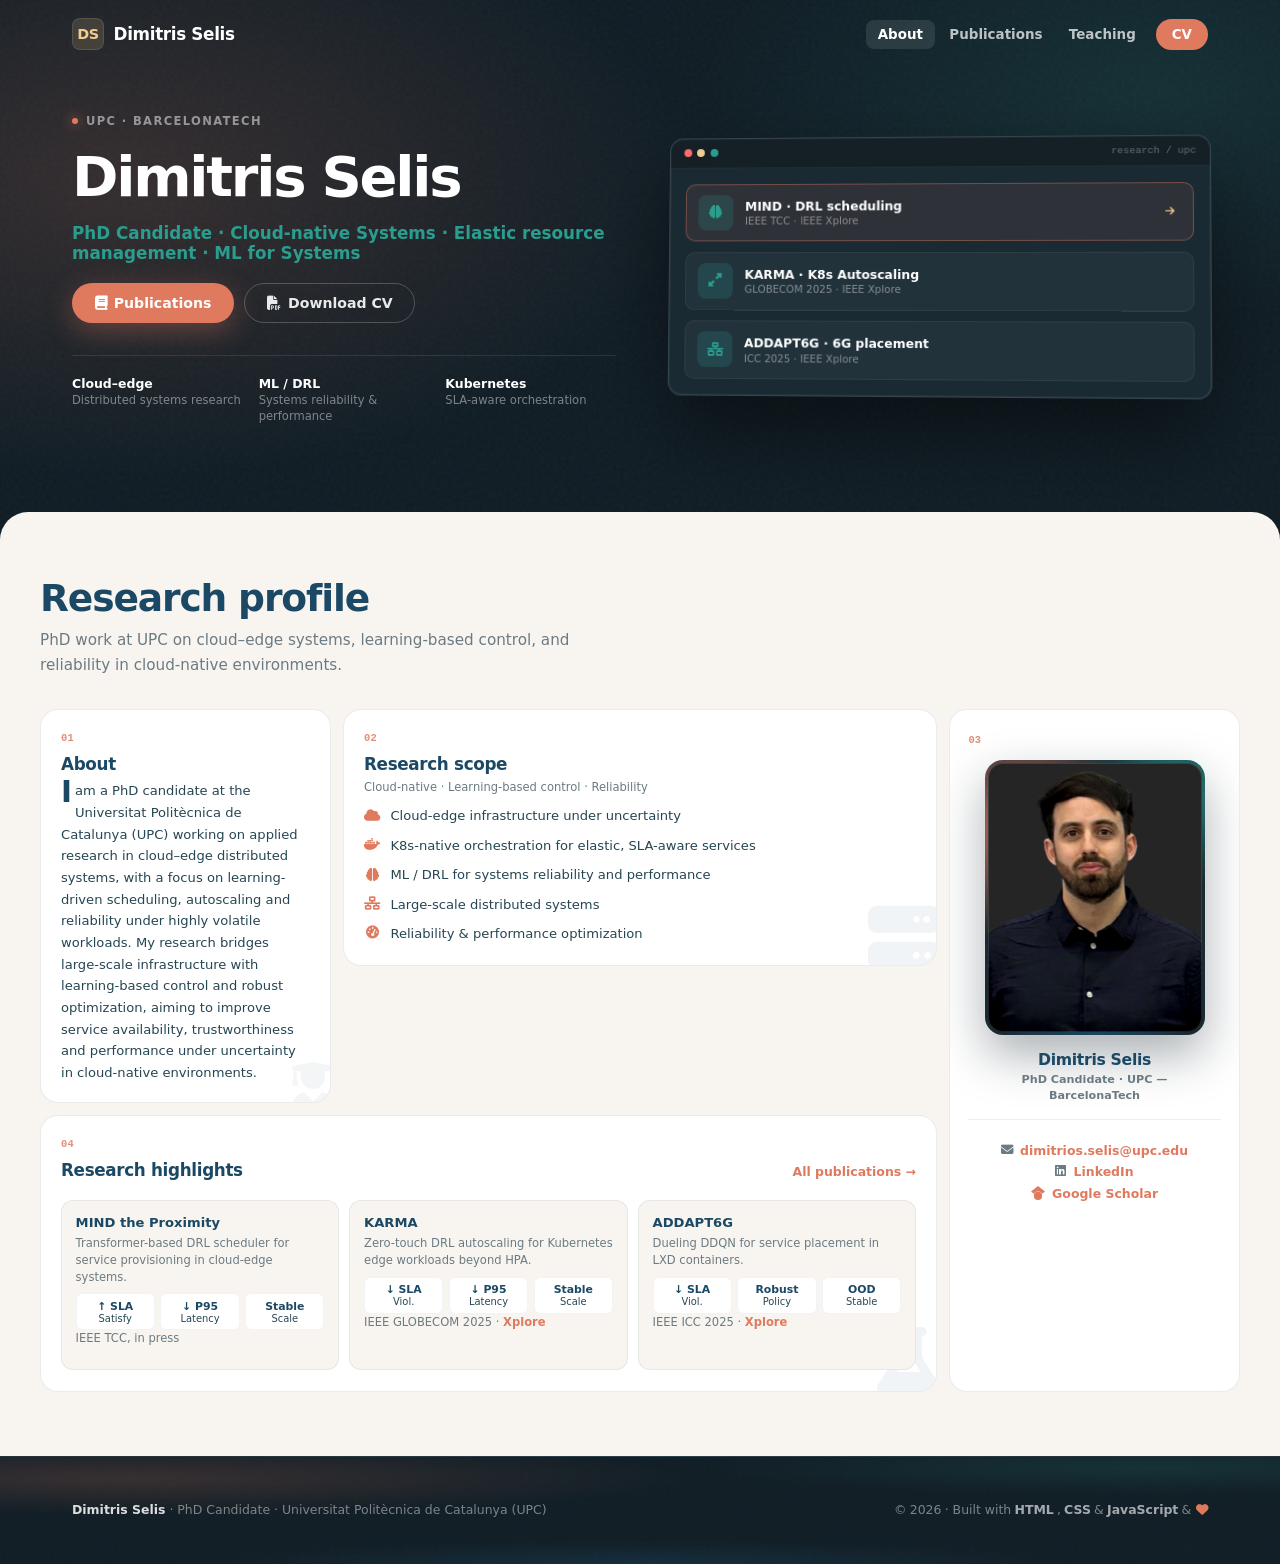
<file: index.html>
<!DOCTYPE html>
<html lang="en">
<head>
  <meta charset="UTF-8" />
  <title>Dimitris Selis</title>
  <meta name="viewport" content="width=device-width, initial-scale=1" />
  <meta name="description" content="Dimitris Selis — PhD candidate at UPC working on cloud-native systems, ML for systems, and elastic resource management." />
  <link rel="stylesheet" href="https://cdnjs.cloudflare.com/ajax/libs/font-awesome/6.5.1/css/all.min.css" crossorigin="anonymous" referrerpolicy="no-referrer" />
  <link rel="stylesheet" href="css/site.css" />
</head>
<body class="site-landing-page">
  <div class="site-bg" aria-hidden="true"></div>

  <header class="site-nav">
    <a href="index.html" class="site-logo">
      <span class="site-logo-mark">DS</span>
      <span>Dimitris Selis</span>
    </a>
    <nav class="site-nav-links" aria-label="Main">
      <a href="index.html#about" class="is-active">About</a>
      <a href="publications.html">Publications</a>
      <a href="teaching.html">Teaching</a>
      <a href="cv.pdf" class="site-nav-cta">CV</a>
    </nav>
    <button type="button" id="siteMenuBtn" class="site-nav-menu-btn" aria-label="Open menu" aria-expanded="false">
      <i class="fa-solid fa-bars"></i>
    </button>
  </header>

  <div id="siteMobileMenu" class="site-mobile-menu">
    <a href="index.html#about" class="is-active">About</a>
    <a href="publications.html">Publications</a>
    <a href="teaching.html">Teaching</a>
    <a href="cv.pdf">CV</a>
  </div>

  <section class="site-hero">
    <div class="site-hero-inner">
      <div>
        <p class="site-kicker"><span class="site-kicker-dot"></span> UPC · BarcelonaTech</p>
        <h1 class="site-headline">
          Dimitris Selis
        </h1>
        <p class="site-subline">PhD Candidate · Cloud-native Systems · Elastic resource management · ML for Systems</p>
        <div class="site-hero-cta">
          <a href="publications.html" class="site-btn site-btn--accent"><i class="fa-solid fa-book"></i> Publications</a>
          <a href="cv.pdf" class="site-btn site-btn--ghost"><i class="fa-solid fa-file-pdf"></i> Download CV</a>
        </div>
        <dl class="site-stats">
          <div>
            <dt>Cloud–edge</dt>
            <dd>Distributed systems research</dd>
          </div>
          <div>
            <dt>ML / DRL</dt>
            <dd>Systems reliability &amp; performance</dd>
          </div>
          <div>
            <dt>Kubernetes</dt>
            <dd>SLA-aware orchestration</dd>
          </div>
        </dl>
      </div>

      <div class="site-preview reveal" id="heroPublications">
        <div class="site-preview-window">
        <div class="site-preview-chrome">
          <span></span><span></span><span></span>
          <em>research / upc</em>
        </div>
        <div class="site-preview-body">
          <a href="publications.html" class="site-preview-card is-active" data-preview-card>
            <span class="site-preview-icon"><i class="fa-solid fa-brain"></i></span>
            <span class="site-preview-text">
              <strong>MIND · DRL scheduling</strong>
              <small>IEEE TCC · IEEE Xplore</small>
            </span>
            <span class="site-preview-arrow" aria-hidden="true"><i class="fa-solid fa-arrow-right"></i></span>
          </a>
          <a href="https://ieeexplore.ieee.org/document/11431964" class="site-preview-card"  data-preview-card target="_blank" rel="noopener noreferrer">
            <span class="site-preview-icon"><i class="fa-solid fa-up-right-and-down-left-from-center"></i></span>
            <span class="site-preview-text">
              <strong>KARMA · K8s Autoscaling</strong>
              <small>GLOBECOM 2025 · IEEE Xplore</small>
            </span>
            <span class="site-preview-arrow" aria-hidden="true"><i class="fa-solid fa-arrow-up-right-from-square"></i></span>
          </a>
          <a href="https://ieeexplore.ieee.org/abstract/document/11160944" class="site-preview-card" data-preview-card target="_blank" rel="noopener noreferrer">
            <span class="site-preview-icon"><i class="fa-solid fa-network-wired"></i></span>
            <span class="site-preview-text">
              <strong>ADDAPT6G · 6G placement</strong>
              <small>ICC 2025 · IEEE Xplore</small>
            </span>
            <span class="site-preview-arrow" aria-hidden="true"><i class="fa-solid fa-arrow-up-right-from-square"></i></span>
          </a>
        </div>
        </div>
      </div>
    </div>
  </section>

  <section class="site-platform reveal" id="about">
    <header class="site-platform-head">
      <h2>Research profile</h2>
      <p>PhD work at UPC on cloud–edge systems, learning-based control, and reliability in cloud-native environments.</p>
    </header>

    <div class="site-bento-grid">

      <article class="site-bento site-bento--about reveal">
        <div class="site-bento-label">01</div>
        <h3>About</h3>
        <p class="site-bento-about-text site-drop-cap">
          I am a PhD candidate at the Universitat Politècnica de Catalunya (UPC) working on applied research in cloud–edge distributed systems, with a focus on learning-driven scheduling, autoscaling and reliability under highly volatile workloads. My research bridges large-scale infrastructure with learning-based control and robust optimization, aiming to improve service availability, trustworthiness and performance under uncertainty in cloud-native environments.
        </p>
        <i class="fa-solid fa-user-graduate site-bento-bg-icon" aria-hidden="true"></i>
      </article>

      <article class="site-bento site-bento--scope reveal">
        <div class="site-bento-label">02</div>
        <h3>Research scope</h3>
        <p class="site-bento-hint">Cloud-native · Learning-based control · Reliability</p>
        <ul class="site-list">
          <li><i class="fa-solid fa-cloud"></i> Cloud-edge infrastructure under uncertainty</li>
          <li><i class="fa-brands fa-docker"></i> K8s-native orchestration for elastic, SLA-aware services</li>
          <li><i class="fa-solid fa-brain"></i> ML / DRL for systems reliability and performance</li>
          <li><i class="fa-solid fa-network-wired"></i> Large-scale distributed systems</li>
          <li><i class="fa-solid fa-gauge-high"></i> Reliability &amp; performance optimization</li>
        </ul>
        <i class="fa-solid fa-server site-bento-bg-icon" aria-hidden="true"></i>
      </article>

      <article class="site-bento site-bento--photo reveal">
        <div class="site-bento-label">03</div>
        <figure class="site-portrait">
          <i class="fa-solid fa-id-card site-bento-bg-icon site-bento-bg-icon--photo" aria-hidden="true"></i>
          <div class="site-portrait-frame">
            <img
              src="images/image.png"
              alt="Portrait of Dimitris Selis"
              class="site-portrait-img"
              width="480"
              height="600"
              loading="lazy"
              decoding="async"
            />
          </div>
          <figcaption class="site-portrait-caption">
            <span class="site-portrait-name">Dimitris Selis</span>
            <span class="site-portrait-role">PhD Candidate · UPC — BarcelonaTech</span>
          </figcaption>
        </figure>
        <div class="site-bento-contact">
          <p><i class="fa-solid fa-envelope"></i> <a href="mailto:dimitrios.selis@upc.edu">dimitrios.selis@upc.edu</a></p>
          <p><i class="fa-brands fa-linkedin"></i> <a href="https://www.linkedin.com/in/dimitris-selis" target="_blank" rel="noopener noreferrer">LinkedIn</a></p>
          <p>
            <svg xmlns="http://www.w3.org/2000/svg" viewBox="0 0 24 24" width="14" height="14" fill="currentColor" aria-hidden="true"><path d="M12 24a7 7 0 1 1 0-14 7 7 0 0 1 0 14zm0-24L0 9.5l4.838 3.94A8 8 0 0 1 12 9a8 8 0 0 1 7.162 4.44L24 9.5z"/></svg>
            <a href="https://scholar.google.com/citations?user=bMQllWUAAAAJ&hl=en" target="_blank" rel="noopener noreferrer">Google Scholar</a>
          </p>
        </div>
      </article>

      <article class="site-bento site-bento--highlights reveal">
        <div class="site-bento-label">04</div>
        <div class="site-highlights-head">
          <h3>Research highlights</h3>
          <a href="publications.html" class="site-link">All publications →</a>
        </div>
        <div class="site-paper-grid">
          <div class="site-paper-card">
            <h4>MIND the Proximity</h4>
            <p>Transformer-based DRL scheduler for service provisioning in cloud-edge systems.</p>
            <div class="site-bento-stats">
              <div class="site-bento-stat"><strong>↑ SLA</strong>Satisfy</div>
              <div class="site-bento-stat"><strong>↓ P95</strong>Latency</div>
              <div class="site-bento-stat"><strong>Stable</strong>Scale</div>
            </div>
            <p class="site-bento-meta">IEEE TCC, in press</p>
          </div>
          <div class="site-paper-card">
            <h4>KARMA</h4>
            <p>Zero-touch DRL autoscaling for Kubernetes edge workloads beyond HPA.</p>
            <div class="site-bento-stats">
              <div class="site-bento-stat"><strong>↓ SLA</strong>Viol.</div>
              <div class="site-bento-stat"><strong>↓ P95</strong>Latency</div>
              <div class="site-bento-stat"><strong>Stable</strong>Scale</div>
            </div>
             <p class="site-bento-meta">IEEE GLOBECOM 2025 · <a href="https://ieeexplore.ieee.org/document/11431964" class="site-link" target="_blank" rel="noopener noreferrer">Xplore</a></p>
          </div>
          <div class="site-paper-card">
            <h4>ADDAPT6G</h4>
            <p>Dueling DDQN for service placement in LXD containers.</p>
            <div class="site-bento-stats">
              <div class="site-bento-stat"><strong>↓ SLA</strong>Viol.</div>
              <div class="site-bento-stat"><strong>Robust</strong>Policy</div>
              <div class="site-bento-stat"><strong>OOD</strong>Stable</div>
            </div>
            <p class="site-bento-meta">IEEE ICC 2025 · <a href="https://ieeexplore.ieee.org/abstract/document/11160944" class="site-link" target="_blank" rel="noopener noreferrer">Xplore</a></p>
          </div>
        </div>
        <i class="fa-solid fa-flask site-bento-bg-icon" aria-hidden="true"></i>
      </article>

    </div>
  </section>

  <footer class="site-footer">
    <div class="site-footer-simple">
      <p class="site-footer-line"><strong>Dimitris Selis</strong> · PhD Candidate · Universitat Politècnica de Catalunya (UPC)</p>
      <p class="site-footer-line site-footer-made">
        © <span id="year"></span> · Built with
        <span class="site-footer-tech">HTML</span>,
        <span class="site-footer-tech">CSS</span> &amp;
        <span class="site-footer-tech">JavaScript</span> &amp;
        <i class="fa-solid fa-heart" aria-hidden="true"></i>
      </p>
    </div>
  </footer>

  <script src="js/site.js"></script>
  <script defer src="https://static.cloudflareinsights.com/beacon.min.js" data-cf-beacon='{"token": "6ceb9e4c65614c8c905613816a80e6c3"}'></script>
</body>
</html>
</file>
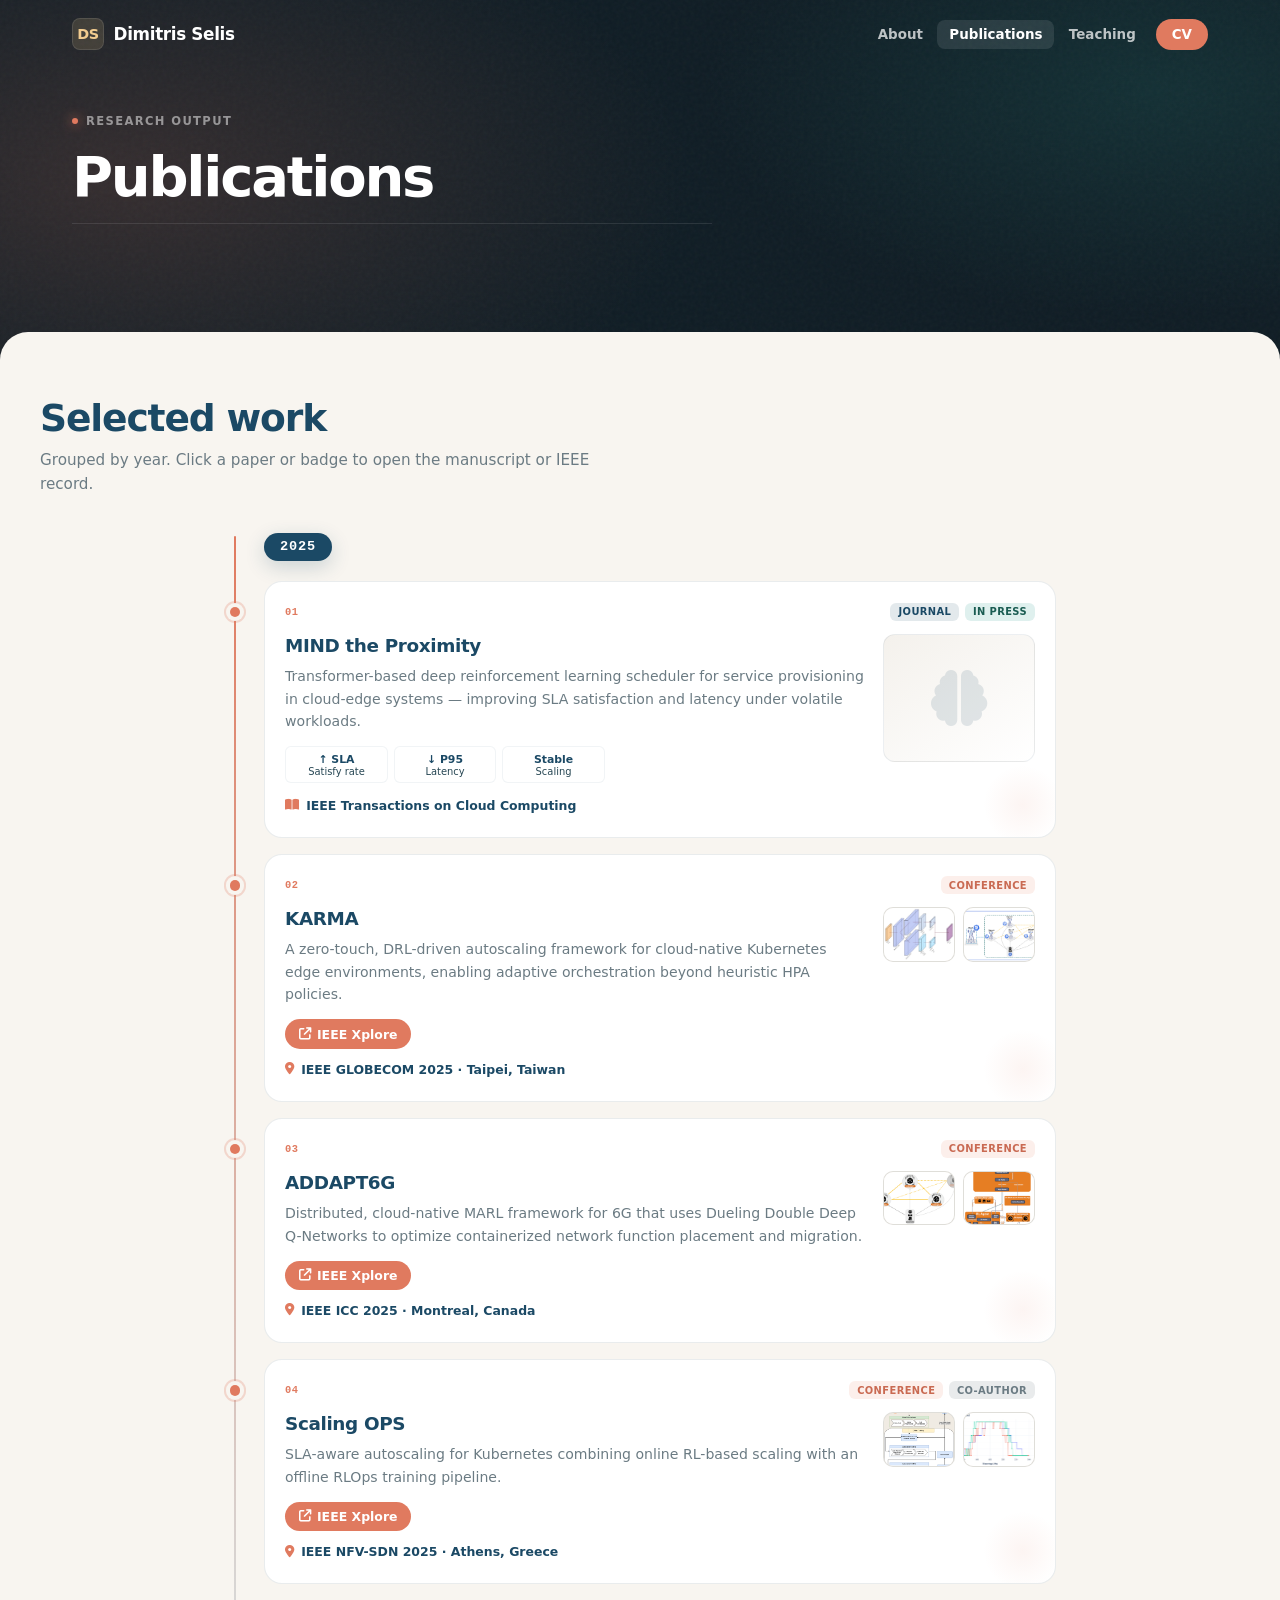
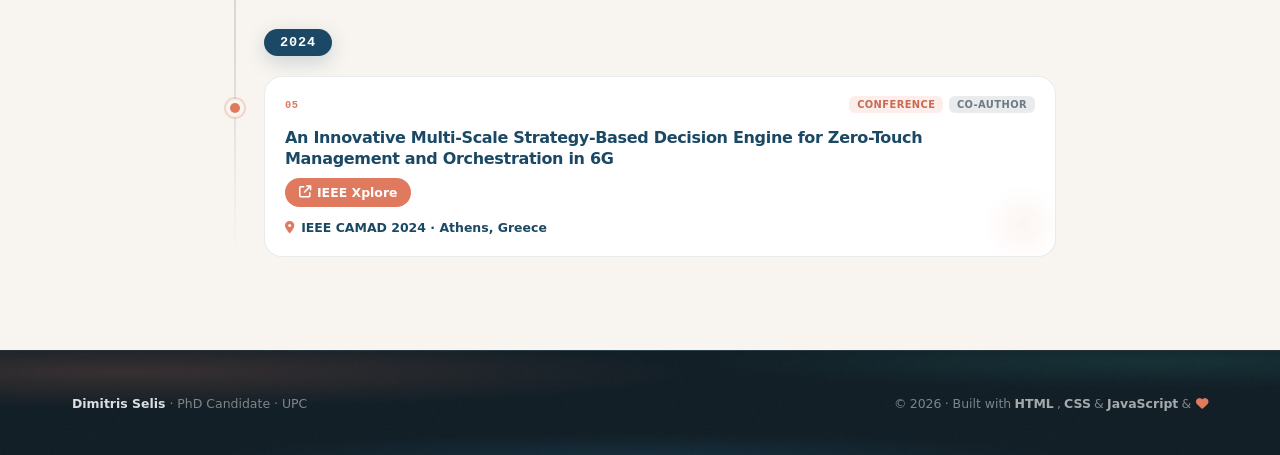
<file: publications.html>
<!DOCTYPE html>
<html lang="en">
<head>
  <meta charset="UTF-8" />
  <title>Publications | Dimitris Selis</title>
  <meta name="viewport" content="width=device-width, initial-scale=1" />
  <meta name="description" content="Publications by Dimitris Selis — cloud-edge systems, DRL, Kubernetes autoscaling, and 6G orchestration." />
  <link rel="stylesheet" href="https://cdnjs.cloudflare.com/ajax/libs/font-awesome/6.5.1/css/all.min.css" crossorigin="anonymous" referrerpolicy="no-referrer" />
  <link rel="stylesheet" href="css/site.css" />
</head>
<body class="site-landing-page">
  <div class="site-bg" aria-hidden="true"></div>

  <header class="site-nav">
    <a href="index.html" class="site-logo">
      <span class="site-logo-mark">DS</span>
      <span>Dimitris Selis</span>
    </a>
    <nav class="site-nav-links" aria-label="Main">
      <a href="index.html">About</a>
      <a href="publications.html" class="is-active">Publications</a>
      <a href="teaching.html">Teaching</a>
      <a href="cv.pdf" class="site-nav-cta">CV</a>
    </nav>
    <button type="button" id="siteMenuBtn" class="site-nav-menu-btn" aria-label="Open menu" aria-expanded="false">
      <i class="fa-solid fa-bars"></i>
    </button>
  </header>

  <div id="siteMobileMenu" class="site-mobile-menu">
    <a href="index.html">About</a>
    <a href="publications.html" class="is-active">Publications</a>
    <a href="teaching.html">Teaching</a>
    <a href="cv.pdf">CV</a>
  </div>

  <section class="site-hero">
    <div class="site-hero-inner site-hero-inner--single">
      <div>
        <p class="site-kicker"><span class="site-kicker-dot"></span> Research output</p>
        <h1 class="site-headline">Publications</h1>
        <dl class="site-stats site-stats--pub"></dl>
        </div>
      </div>
    </div>
  </section>

  <section class="site-platform site-platform--pubs">
    <header class="site-platform-head">
      <h2>Selected work</h2>
      <p>Grouped by year. Click a paper or badge to open the manuscript or IEEE record.</p>
    </header>

    <div class="site-pub-timeline">

      <section class="site-pub-year reveal" aria-labelledby="pub-year-2025">
        <h2 id="pub-year-2025" class="site-pub-year-heading">
          <span class="site-pub-year-badge">2025</span>
        </h2>

        <article class="site-pub-entry reveal">
          <div class="site-pub-entry-marker" aria-hidden="true"></div>
          <div class="site-pub-entry-inner">
            <div class="site-pub-entry-head">
              <span class="site-pub-entry-num">01</span>
              <div class="site-pub-entry-badges">
                <span class="site-pub-badge site-pub-badge--journal">Journal</span>
                 <span class="site-pub-badge site-pub-badge--press">In press</span>
              </div>
            </div>
            <div class="site-pub-entry-grid">
              <div class="site-pub-entry-content">
                <h3 class="site-pub-entry-title">MIND the Proximity</h3>
                <p class="site-pub-entry-desc">
                  Transformer-based deep reinforcement learning scheduler for service provisioning
                  in cloud-edge systems — improving SLA satisfaction and latency under volatile workloads.
                </p>
                <div class="site-bento-stats site-bento-stats--pub">
                  <div class="site-bento-stat"><strong>↑ SLA</strong>Satisfy rate</div>
                  <div class="site-bento-stat"><strong>↓ P95</strong>Latency</div>
                  <div class="site-bento-stat"><strong>Stable</strong>Scaling</div>
                </div>
                <p class="site-pub-entry-venue">
                  <i class="fa-solid fa-book-open" aria-hidden="true"></i>
                  IEEE Transactions on Cloud Computing
                </p>
              </div>
              <div class="site-pub-entry-visual site-pub-entry-visual--icon" aria-hidden="true">
                <i class="fa-solid fa-brain"></i>
              </div>
            </div>
          </div>
        </article>

        <article class="site-pub-entry reveal">
          <div class="site-pub-entry-marker" aria-hidden="true"></div>
          <div class="site-pub-entry-inner">
            <div class="site-pub-entry-head">
              <span class="site-pub-entry-num">02</span>
              <div class="site-pub-entry-badges">
                <span class="site-pub-badge site-pub-badge--conf">Conference</span>
              </div>
            </div>
            <div class="site-pub-entry-grid">
              <div class="site-pub-entry-content">
                <h3 class="site-pub-entry-title">KARMA</h3>
                <p class="site-pub-entry-desc">
                  A zero-touch, DRL-driven autoscaling framework for cloud-native Kubernetes edge environments,
                  enabling adaptive orchestration beyond heuristic HPA policies.
                </p>
                <div class="site-pub-entry-actions">
                  <a href="https://ieeexplore.ieee.org/document/11431964" class="site-pub-action" target="_blank" rel="noopener noreferrer">
                    <i class="fa-solid fa-arrow-up-right-from-square"></i> IEEE Xplore
                  </a>
                </div>
                <p class="site-pub-entry-venue">
                  <i class="fa-solid fa-location-dot" aria-hidden="true"></i>
                  IEEE GLOBECOM 2025 · Taipei, Taiwan
                </p>
              </div>
              <div class="site-pub-entry-visual">
                <img src="images/neural1.png" alt="KARMA architecture diagram" loading="lazy" />
                <img src="images/systemodel5g.png" alt="System model" loading="lazy" />
              </div>
            </div>
          </div>
        </article>

        <article class="site-pub-entry reveal">
          <div class="site-pub-entry-marker" aria-hidden="true"></div>
          <div class="site-pub-entry-inner">
            <div class="site-pub-entry-head">
              <span class="site-pub-entry-num">03</span>
              <div class="site-pub-entry-badges">
                <span class="site-pub-badge site-pub-badge--conf">Conference</span>
              </div>
            </div>
            <div class="site-pub-entry-grid">
              <div class="site-pub-entry-content">
                <h3 class="site-pub-entry-title">ADDAPT6G</h3>
                <p class="site-pub-entry-desc">
                  Distributed, cloud-native MARL framework for 6G that uses Dueling Double Deep Q-Networks
                  to optimize containerized network function placement and migration.
                </p>
                <div class="site-pub-entry-actions">
                  <a href="https://ieeexplore.ieee.org/abstract/document/11160944" class="site-pub-action" target="_blank" rel="noopener noreferrer">
                    <i class="fa-solid fa-arrow-up-right-from-square"></i> IEEE Xplore
                  </a>
                </div>
                <p class="site-pub-entry-venue">
                  <i class="fa-solid fa-location-dot" aria-hidden="true"></i>
                  IEEE ICC 2025 · Montreal, Canada
                </p>
              </div>
              <div class="site-pub-entry-visual">
                <img src="images/multidomainU.png" alt="Multi-domain architecture" loading="lazy" />
                <img src="images/sm2.png" alt="System model" loading="lazy" />
              </div>
            </div>
          </div>
        </article>

        <article class="site-pub-entry reveal">
          <div class="site-pub-entry-marker" aria-hidden="true"></div>
          <div class="site-pub-entry-inner">
            <div class="site-pub-entry-head">
              <span class="site-pub-entry-num">04</span>
              <div class="site-pub-entry-badges">
                <span class="site-pub-badge site-pub-badge--conf">Conference</span>
                <span class="site-pub-badge site-pub-badge--coauthor">Co-author</span>
              </div>
            </div>
            <div class="site-pub-entry-grid">
              <div class="site-pub-entry-content">
                <h3 class="site-pub-entry-title">Scaling OPS</h3>
                <p class="site-pub-entry-desc">
                  SLA-aware autoscaling for Kubernetes combining online RL-based scaling with an offline
                  RLOps training pipeline.
                </p>
                 <a href="https://ieeexplore.ieee.org/document/11349506" class="site-pub-action" target="_blank" rel="noopener noreferrer">
                    <i class="fa-solid fa-arrow-up-right-from-square"></i> IEEE Xplore
                  </a>
                <p class="site-pub-entry-venue">
                  <i class="fa-solid fa-location-dot" aria-hidden="true"></i>
                  IEEE NFV-SDN 2025 · Athens, Greece
                </p>
              </div>
              <div class="site-pub-entry-visual">
                <img src="images/Offline_Pipeline.png" alt="Offline RLOps pipeline" loading="lazy" />
                <img src="images/pods.png" alt="Kubernetes pods" loading="lazy" />
              </div>
            </div>
          </div>
        </article>
      </section>

      <section class="site-pub-year reveal" aria-labelledby="pub-year-2024">
        <h2 id="pub-year-2024" class="site-pub-year-heading">
          <span class="site-pub-year-badge">2024</span>
        </h2>

        <article class="site-pub-entry site-pub-entry--compact reveal">
          <div class="site-pub-entry-marker" aria-hidden="true"></div>
          <div class="site-pub-entry-inner">
            <div class="site-pub-entry-head">
              <span class="site-pub-entry-num">05</span>
              <div class="site-pub-entry-badges">
                <span class="site-pub-badge site-pub-badge--conf">Conference</span>
                <span class="site-pub-badge site-pub-badge--coauthor">Co-author</span>
              </div>
            </div>
            <div class="site-pub-entry-content">
              <h3 class="site-pub-entry-title site-pub-entry-title--long">
                An Innovative Multi-Scale Strategy-Based Decision Engine for Zero-Touch Management and Orchestration in 6G
              </h3>
              <div class="site-pub-entry-actions">
                <a href="https://ieeexplore.ieee.org/document/10942611" class="site-pub-action" target="_blank" rel="noopener noreferrer">
                  <i class="fa-solid fa-arrow-up-right-from-square"></i> IEEE Xplore
                </a>
              </div>
              <p class="site-pub-entry-venue">
                <i class="fa-solid fa-location-dot" aria-hidden="true"></i>
                IEEE CAMAD 2024 · Athens, Greece
              </p>
            </div>
          </div>
        </article>
      </section>

    </div>
  </section>

  <footer class="site-footer">
    <div class="site-footer-simple">
      <p class="site-footer-line"><strong>Dimitris Selis</strong> · PhD Candidate · UPC</p>
      <p class="site-footer-line site-footer-made">
        © <span id="year"></span> · Built with
        <span class="site-footer-tech">HTML</span>,
        <span class="site-footer-tech">CSS</span> &amp;
        <span class="site-footer-tech">JavaScript</span> &amp;
        <i class="fa-solid fa-heart" aria-hidden="true"></i>
      </p>
    </div>
  </footer>

  <script src="js/site.js"></script>
</body>
</html>
</file>
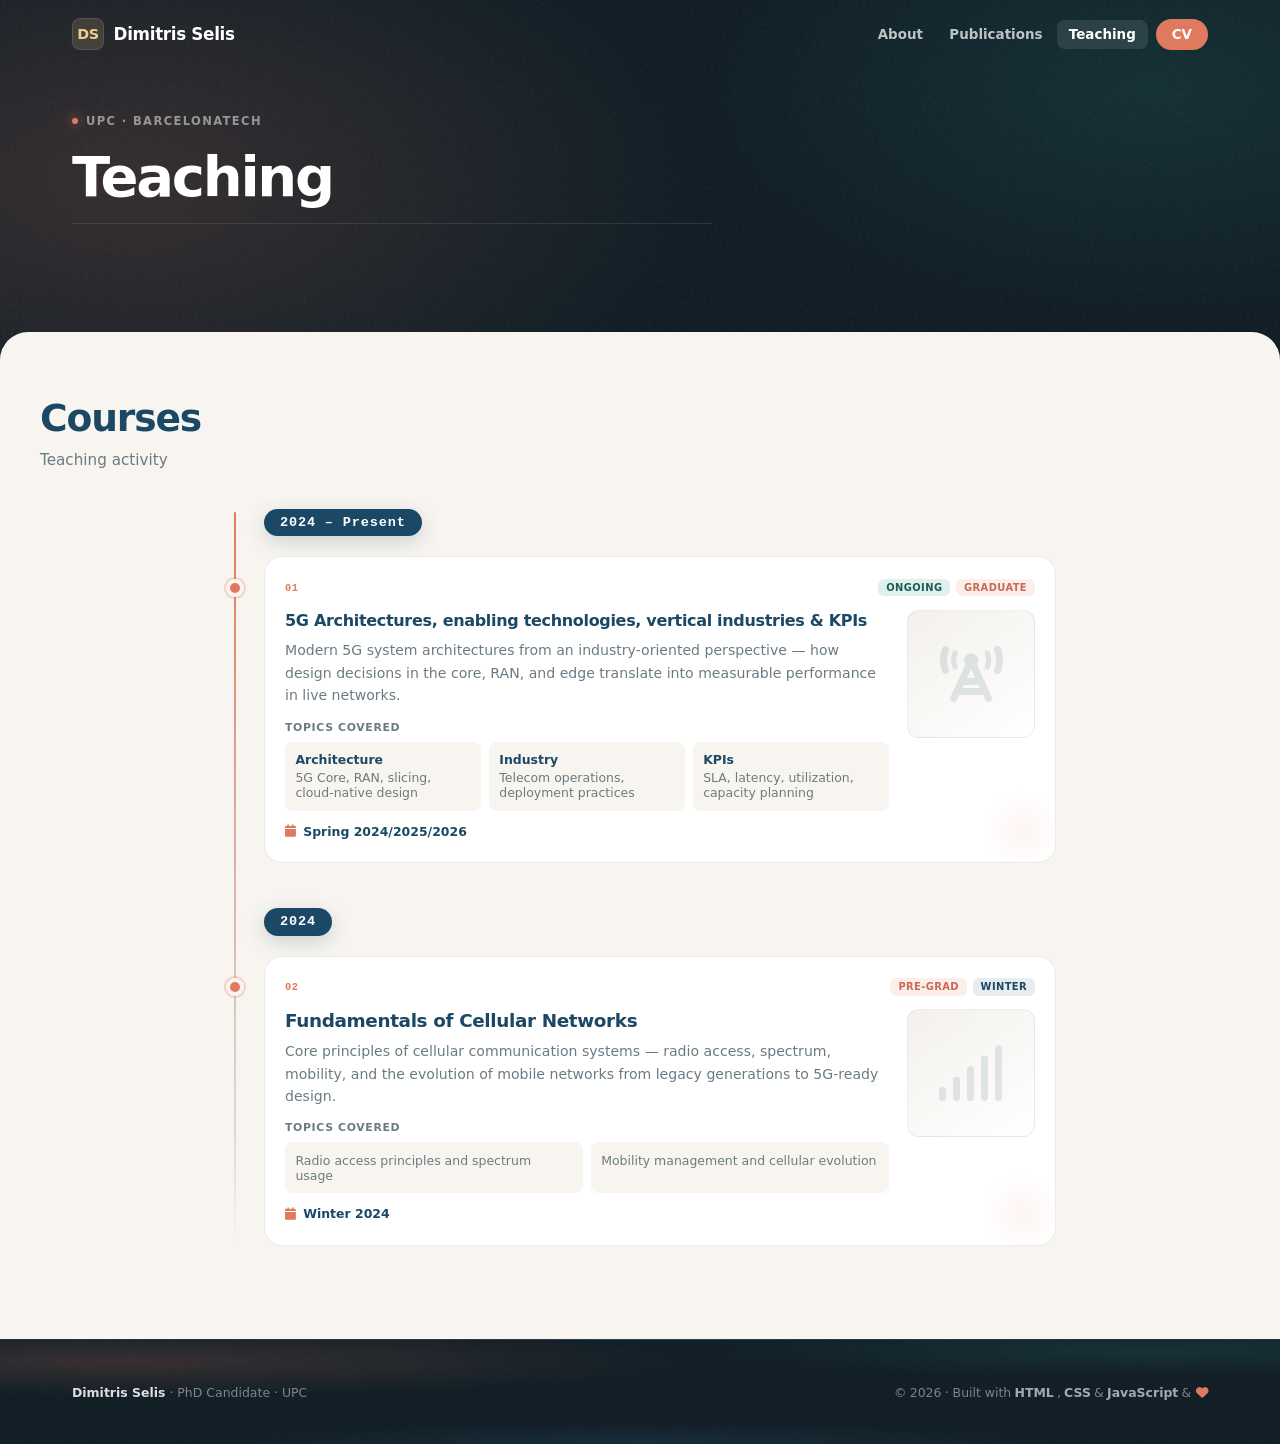
<file: teaching.html>
<!DOCTYPE html>
<html lang="en">
<head>
  <meta charset="UTF-8" />
  <title>Teaching | Dimitris Selis</title>
  <meta name="viewport" content="width=device-width, initial-scale=1" />
  <meta name="description" content="Teaching by Dimitris Selis at UPC — 5G architectures, cellular networks, and industry-oriented telecom courses." />
  <link rel="stylesheet" href="https://cdnjs.cloudflare.com/ajax/libs/font-awesome/6.5.1/css/all.min.css" crossorigin="anonymous" referrerpolicy="no-referrer" />
  <link rel="stylesheet" href="css/site.css" />
</head>
<body class="site-landing-page">
  <div class="site-bg" aria-hidden="true"></div>

  <header class="site-nav">
    <a href="index.html" class="site-logo">
      <span class="site-logo-mark">DS</span>
      <span>Dimitris Selis</span>
    </a>
    <nav class="site-nav-links" aria-label="Main">
      <a href="index.html">About</a>
      <a href="publications.html">Publications</a>
      <a href="teaching.html" class="is-active">Teaching</a>
      <a href="cv.pdf" class="site-nav-cta">CV</a>
    </nav>
    <button type="button" id="siteMenuBtn" class="site-nav-menu-btn" aria-label="Open menu" aria-expanded="false">
      <i class="fa-solid fa-bars"></i>
    </button>
  </header>

  <div id="siteMobileMenu" class="site-mobile-menu">
    <a href="index.html">About</a>
    <a href="publications.html">Publications</a>
    <a href="teaching.html" class="is-active">Teaching</a>
    <a href="cv.pdf">CV</a>
  </div>

  <section class="site-hero">
    <div class="site-hero-inner site-hero-inner--single">
      <div>
        <p class="site-kicker"><span class="site-kicker-dot"></span> UPC · BarcelonaTech</p>
        <h1 class="site-headline">Teaching</h1>
        <dl class="site-stats site-stats--pub"></dl>
      </div>
    </div>
  </section>

  <section class="site-platform site-platform--pubs">
    <header class="site-platform-head">
      <h2>Courses</h2>
      <p>Teaching activity</p>
    </header>

    <div class="site-pub-timeline">

      <section class="site-pub-year reveal" aria-labelledby="teach-period-ongoing">
        <h2 id="teach-period-ongoing" class="site-pub-year-heading">
          <span class="site-pub-year-badge">2024 – Present</span>
        </h2>

        <article class="site-pub-entry reveal">
          <div class="site-pub-entry-marker" aria-hidden="true"></div>
          <div class="site-pub-entry-inner">
            <div class="site-pub-entry-head">
              <span class="site-pub-entry-num">01</span>
              <div class="site-pub-entry-badges">
                <span class="site-pub-badge site-pub-badge--ongoing">Ongoing</span>
                <span class="site-pub-badge site-pub-badge--conf">Graduate</span>
              </div>
            </div>
            <div class="site-pub-entry-grid site-pub-entry-grid--teach">
              <div class="site-pub-entry-content">
                <h3 class="site-pub-entry-title site-pub-entry-title--long">
                  5G Architectures, enabling technologies, vertical industries &amp; KPIs
                </h3>
                <p class="site-pub-entry-desc">
                  Modern 5G system architectures from an industry-oriented perspective — how design
                  decisions in the core, RAN, and edge translate into measurable performance in live networks.
                </p>
                <div class="site-teach-topics">
                  <p class="site-teach-topics-label">Topics covered</p>
                  <div class="site-chip-grid site-chip-grid--3">
                    <div class="site-chip"><strong>Architecture</strong>5G Core, RAN, slicing, cloud-native design</div>
                    <div class="site-chip"><strong>Industry</strong>Telecom operations, deployment practices</div>
                    <div class="site-chip"><strong>KPIs</strong>SLA, latency, utilization, capacity planning</div>
                  </div>
                </div>
                <p class="site-pub-entry-venue">
                  <i class="fa-solid fa-calendar" aria-hidden="true"></i>
                  Spring 2024/2025/2026
                </p>
              </div>
              <div class="site-pub-entry-visual site-pub-entry-visual--icon" aria-hidden="true">
                <i class="fa-solid fa-tower-cell"></i>
              </div>
            </div>
          </div>
        </article>
      </section>

      <section class="site-pub-year reveal" aria-labelledby="teach-year-2024">
        <h2 id="teach-year-2024" class="site-pub-year-heading">
          <span class="site-pub-year-badge">2024</span>
        </h2>

        <article class="site-pub-entry reveal">
          <div class="site-pub-entry-marker" aria-hidden="true"></div>
          <div class="site-pub-entry-inner">
            <div class="site-pub-entry-head">
              <span class="site-pub-entry-num">02</span>
              <div class="site-pub-entry-badges">
                <span class="site-pub-badge site-pub-badge--conf">Pre-Grad</span>
                <span class="site-pub-badge site-pub-badge--season">Winter</span>
              </div>
            </div>
            <div class="site-pub-entry-grid site-pub-entry-grid--teach">
              <div class="site-pub-entry-content">
                <h3 class="site-pub-entry-title">Fundamentals of Cellular Networks</h3>
                <p class="site-pub-entry-desc">
                  Core principles of cellular communication systems — radio access, spectrum,
                  mobility, and the evolution of mobile networks from legacy generations to 5G-ready design.
                </p>
                <div class="site-teach-topics">
                  <p class="site-teach-topics-label">Topics covered</p>
                  <div class="site-chip-grid site-chip-grid--2">
                    <div class="site-chip">Radio access principles and spectrum usage</div>
                    <div class="site-chip">Mobility management and cellular evolution</div>
                  </div>
                </div>
                <p class="site-pub-entry-venue">
                  <i class="fa-solid fa-calendar" aria-hidden="true"></i>
                  Winter 2024
                </p>
              </div>
              <div class="site-pub-entry-visual site-pub-entry-visual--icon" aria-hidden="true">
                <i class="fa-solid fa-signal"></i>
              </div>
            </div>
          </div>
        </article>
      </section>

    </div>
  </section>

  <footer class="site-footer">
    <div class="site-footer-simple">
      <p class="site-footer-line"><strong>Dimitris Selis</strong> · PhD Candidate · UPC</p>
      <p class="site-footer-line site-footer-made">
        © <span id="year"></span> · Built with
        <span class="site-footer-tech">HTML</span>,
        <span class="site-footer-tech">CSS</span> &amp;
        <span class="site-footer-tech">JavaScript</span> &amp;
        <i class="fa-solid fa-heart" aria-hidden="true"></i>
      </p>
    </div>
  </footer>

  <script src="js/site.js"></script>
</body>
</html>
</file>
<file: css/site.css>
:root {
    --site-primary: #1B4965;
    --site-primary-dark: #153a52;
    --site-secondary: #E07A5F;
    --site-secondary-dark: #c96a52;
    --site-accent: #F2CC8F;
    --site-teal: #2A9D8F;
    --site-bg-dark: #0f1c24;
    --site-card: #ffffff;
    --site-text: #264653;
    --site-muted: #6b7b83;
    --site-font: ui-sans-serif, system-ui, -apple-system, BlinkMacSystemFont, "Segoe UI", Roboto, "Helvetica Neue", Arial, sans-serif;
    --site-hero-gradient:
        radial-gradient(ellipse 80% 60% at 10% 20%, rgba(224, 122, 95, 0.18), transparent 55%),
        radial-gradient(ellipse 70% 50% at 90% 10%, rgba(42, 157, 143, 0.15), transparent 50%),
        radial-gradient(ellipse 60% 40% at 50% 100%, rgba(27, 73, 101, 0.35), transparent 55%),
        #0f1c24;
    --site-hero-gradient-ring:
        radial-gradient(ellipse 90% 70% at 15% 25%, rgba(224, 122, 95, 0.85), rgba(224, 122, 95, 0.25) 42%, transparent 58%),
        radial-gradient(ellipse 80% 60% at 88% 12%, rgba(42, 157, 143, 0.75), rgba(42, 157, 143, 0.2) 40%, transparent 58%),
        radial-gradient(ellipse 70% 50% at 50% 95%, rgba(27, 73, 101, 0.9), rgba(27, 73, 101, 0.35) 45%, transparent 60%),
        #1a2a33;
}

*, *::before, *::after {
    box-sizing: border-box;
}

html {
    scroll-behavior: smooth;
}

body.site-landing-page {
    margin: 0;
    min-height: 100vh;
    background: var(--site-bg-dark);
    color: #e8eef1;
    font-family: var(--site-font);
    overflow-x: hidden;
}

.site-bg {
    position: fixed;
    inset: 0;
    z-index: 0;
    pointer-events: none;
    background: var(--site-hero-gradient);
}

.site-bg::after {
    content: "";
    position: absolute;
    inset: 0;
    opacity: 0.04;
    background-image: url("data:image/svg+xml,%3Csvg viewBox='0 0 256 256' xmlns='http://www.w3.org/2000/svg'%3E%3Cfilter id='n'%3E%3CfeTurbulence type='fractalNoise' baseFrequency='0.9' numOctaves='4' stitchTiles='stitch'/%3E%3C/filter%3E%3Crect width='100%25' height='100%25' filter='url(%23n)'/%3E%3C/svg%3E");
}

.site-nav,
.site-hero,
.site-body,
.site-platform,
.site-footer {
    position: relative;
    z-index: 1;
}

.site-nav {
    display: flex;
    align-items: center;
    justify-content: space-between;
    padding: 1.15rem clamp(1.25rem, 4vw, 2.5rem);
    max-width: 76rem;
    margin: 0 auto;
    gap: 1rem;
}

.site-logo {
    display: inline-flex;
    align-items: center;
    gap: 0.6rem;
    text-decoration: none;
    color: #fff;
    font-weight: 800;
    font-size: 1.05rem;
    letter-spacing: -0.02em;
}

.site-logo-mark {
    width: 2rem;
    height: 2rem;
    border-radius: 8px;
    display: inline-flex;
    align-items: center;
    justify-content: center;
    background: rgba(242, 204, 143, 0.15);
    color: var(--site-accent);
    font-size: 0.9rem;
    border: 1px solid rgba(255, 255, 255, 0.1);
}

.site-nav-links {
    display: none;
    align-items: center;
    gap: 0.15rem;
}

@media (min-width: 768px) {
    .site-nav-links {
        display: flex;
    }
}

.site-nav-links a {
    color: rgba(255, 255, 255, 0.72);
    text-decoration: none;
    font-size: 0.84rem;
    font-weight: 600;
    padding: 0.45rem 0.75rem;
    border-radius: 8px;
    transition: color 0.15s, background 0.15s;
}

.site-nav-links a:hover {
    color: #fff;
    background: rgba(255, 255, 255, 0.06);
}

.site-nav-links a.is-active {
    color: #fff;
    background: rgba(255, 255, 255, 0.1);
}

.site-nav-cta {
    margin-left: 0.35rem;
    background: var(--site-secondary) !important;
    color: #fff !important;
    padding: 0.5rem 1rem !important;
    border-radius: 999px !important;
}

.site-nav-cta:hover {
    background: var(--site-secondary-dark) !important;
    transform: translateY(-1px);
}

.site-nav-menu-btn {
    display: flex;
    align-items: center;
    justify-content: center;
    width: 2.5rem;
    height: 2.5rem;
    border: 1px solid rgba(255, 255, 255, 0.2);
    border-radius: 8px;
    background: rgba(255, 255, 255, 0.06);
    color: #fff;
    cursor: pointer;
}

@media (min-width: 768px) {
    .site-nav-menu-btn {
        display: none;
    }
}

.site-mobile-menu {
    display: none;
    position: relative;
    z-index: 2;
    background: rgba(15, 28, 36, 0.95);
    border-bottom: 1px solid rgba(255, 255, 255, 0.08);
    padding: 0.75rem 1.25rem 1rem;
}

.site-mobile-menu.is-open {
    display: block;
}

.site-mobile-menu a {
    display: block;
    padding: 0.55rem 0;
    color: rgba(255, 255, 255, 0.8);
    text-decoration: none;
    font-size: 0.9rem;
    font-weight: 600;
}

.site-mobile-menu a.is-active {
    color: var(--site-accent);
}

/* Hero */
.site-hero {
    padding: 0 clamp(1.25rem, 4vw, 2.5rem) 2rem;
    max-width: 76rem;
    margin: 0 auto;
}

.site-hero-inner {
    display: grid;
    grid-template-columns: 1fr;
    gap: 2.5rem;
    align-items: center;
    padding: 1.5rem 0 2rem;
}

@media (min-width: 900px) {
    .site-hero-inner {
        grid-template-columns: 1fr 1fr;
        gap: 3rem;
        padding: 2.5rem 0 3rem;
    }

    .site-hero-inner--single {
        grid-template-columns: 1fr;
        max-width: 40rem;
    }
}

.site-kicker {
    display: inline-flex;
    align-items: center;
    gap: 0.5rem;
    font-size: 0.72rem;
    font-weight: 600;
    letter-spacing: 0.12em;
    text-transform: uppercase;
    color: rgba(255, 255, 255, 0.5);
    margin: 0 0 1.25rem;
}

.site-kicker-dot {
    width: 6px;
    height: 6px;
    border-radius: 50%;
    background: var(--site-secondary);
    box-shadow: 0 0 12px var(--site-secondary);
}

.site-headline {
    font-size: clamp(2.2rem, 5.5vw, 3.5rem);
    font-weight: 800;
    line-height: 1.05;
    letter-spacing: -0.04em;
    color: #fff;
    margin: 0 0 1rem;
}

.site-headline-accent {
    color: var(--site-accent);
}

.site-deck {
    font-size: clamp(0.95rem, 1.5vw, 1.05rem);
    line-height: 1.7;
    color: rgba(255, 255, 255, 0.62);
    max-width: 32rem;
    margin: 0 0 1.5rem;
}

.site-subline {
    font-size: 1.05rem;
    font-weight: 700;
    color: var(--site-teal);
    margin: 0 0 1.25rem;
}

.site-hero-cta {
    display: flex;
    flex-wrap: wrap;
    gap: 0.65rem;
    margin-bottom: 2rem;
}

.site-btn {
    display: inline-flex;
    align-items: center;
    gap: 0.45rem;
    padding: 0.7rem 1.35rem;
    border-radius: 999px;
    font-size: 0.88rem;
    font-weight: 700;
    text-decoration: none;
    border: 1px solid transparent;
    transition: transform 0.15s, box-shadow 0.15s, background 0.15s;
    cursor: pointer;
}

.site-btn--accent {
    background: var(--site-secondary);
    color: #fff;
    box-shadow: 0 8px 28px rgba(224, 122, 95, 0.35);
}

.site-btn--accent:hover {
    background: var(--site-secondary-dark);
    transform: translateY(-2px);
}

.site-btn--ghost {
    background: transparent;
    color: rgba(255, 255, 255, 0.9);
    border-color: rgba(255, 255, 255, 0.22);
}

.site-btn--ghost:hover {
    background: rgba(255, 255, 255, 0.06);
}

.site-stats {
    display: grid;
    grid-template-columns: repeat(3, 1fr);
    gap: 1rem;
    margin: 0;
    padding: 1.25rem 0 0;
    border-top: 1px solid rgba(255, 255, 255, 0.1);
}

.site-stats dt {
    font-size: 0.78rem;
    font-weight: 800;
    color: #fff;
    margin-bottom: 0.15rem;
}

.site-stats dd {
    font-size: 0.72rem;
    color: rgba(255, 255, 255, 0.45);
    margin: 0;
    line-height: 1.35;
}

.site-preview {
    perspective: 1200px;
    width: 100%;
}

.site-preview-window {
    border-radius: 14px;
    overflow: hidden;
    border: 1px solid rgba(255, 255, 255, 0.12);
    background: #1a2a33;
    box-shadow:
        0 40px 80px rgba(0, 0, 0, 0.45),
        0 0 0 1px rgba(255, 255, 255, 0.05) inset;
    transform: rotateY(-4deg) rotateX(2deg);
    transition: transform 0.4s ease, box-shadow 0.4s ease;
    will-change: transform;
}

@media (min-width: 900px) {
    .site-preview:hover .site-preview-window {
        transform: rotateY(-2deg) rotateX(1deg) translateY(-4px);
        box-shadow:
            0 48px 96px rgba(0, 0, 0, 0.5),
            0 0 0 1px rgba(255, 255, 255, 0.06) inset;
    }
}

.site-preview-chrome {
    display: flex;
    align-items: center;
    gap: 0.35rem;
    padding: 0.55rem 0.85rem;
    background: rgba(0, 0, 0, 0.25);
    border-bottom: 1px solid rgba(255, 255, 255, 0.06);
}

.site-preview-chrome span {
    width: 8px;
    height: 8px;
    border-radius: 50%;
    background: rgba(255, 255, 255, 0.15);
}

.site-preview-chrome span:nth-child(1) { background: #ff6b6b; }
.site-preview-chrome span:nth-child(2) { background: #f2cc8f; }
.site-preview-chrome span:nth-child(3) { background: #2a9d8f; }

.site-preview-chrome em {
    margin-left: auto;
    font-size: 0.62rem;
    font-style: normal;
    color: rgba(255, 255, 255, 0.35);
    font-family: ui-monospace, monospace;
}

.site-preview-body {
    padding: 1rem;
    display: flex;
    flex-direction: column;
    gap: 0.65rem;
}

.site-preview-card {
    display: flex;
    gap: 0.75rem;
    align-items: center;
    padding: 0.65rem 0.75rem;
    border-radius: 10px;
    background: rgba(255, 255, 255, 0.04);
    border: 1px solid rgba(255, 255, 255, 0.06);
    text-decoration: none;
    color: inherit;
    cursor: pointer;
    transition:
        transform 0.22s ease,
        border-color 0.22s ease,
        background 0.22s ease,
        box-shadow 0.22s ease;
}

.site-preview-card:hover,
.site-preview-card:focus-visible {
    transform: translateX(5px) translateY(-1px);
    border-color: rgba(224, 122, 95, 0.55);
    background: rgba(224, 122, 95, 0.14);
    box-shadow: 0 10px 28px rgba(0, 0, 0, 0.28);
    outline: none;
}

.site-preview-card.is-active {
    border-color: rgba(224, 122, 95, 0.4);
    background: rgba(224, 122, 95, 0.1);
}

.site-preview-card.is-active:hover,
.site-preview-card.is-active:focus-visible {
    border-color: rgba(242, 204, 143, 0.5);
    background: rgba(224, 122, 95, 0.18);
}

.site-preview-icon {
    width: 2.25rem;
    height: 2.25rem;
    border-radius: 8px;
    display: flex;
    align-items: center;
    justify-content: center;
    background: rgba(42, 157, 143, 0.2);
    color: var(--site-teal);
    font-size: 0.85rem;
    flex-shrink: 0;
    transition: transform 0.22s ease, background 0.22s ease, color 0.22s ease;
}

.site-preview-card:hover .site-preview-icon,
.site-preview-card:focus-visible .site-preview-icon {
    transform: scale(1.1);
    background: rgba(224, 122, 95, 0.28);
    color: var(--site-accent);
}

.site-preview-text {
    flex: 1;
    min-width: 0;
}

.site-preview-card strong {
    display: block;
    font-size: 0.78rem;
    color: #fff;
    transition: color 0.2s ease;
}

.site-preview-card:hover strong,
.site-preview-card:focus-visible strong {
    color: #fff;
}

.site-preview-card small {
    display: block;
    font-size: 0.65rem;
    color: rgba(255, 255, 255, 0.45);
    margin-top: 0.1rem;
    transition: color 0.2s ease;
}

.site-preview-card:hover small,
.site-preview-card:focus-visible small {
    color: rgba(255, 255, 255, 0.72);
}

.site-preview-arrow {
    flex-shrink: 0;
    width: 1.35rem;
    height: 1.35rem;
    display: flex;
    align-items: center;
    justify-content: center;
    font-size: 0.65rem;
    color: rgba(255, 255, 255, 0.25);
    opacity: 0;
    transform: translateX(-4px);
    transition: opacity 0.22s ease, transform 0.22s ease, color 0.22s ease;
}

.site-preview-card:hover .site-preview-arrow,
.site-preview-card:focus-visible .site-preview-arrow,
.site-preview-card.is-active .site-preview-arrow {
    opacity: 1;
    transform: translateX(0);
    color: var(--site-accent);
}

@media (max-width: 599px) {
    .site-preview-window {
        transform: none;
    }
}

@media (prefers-reduced-motion: reduce) {
    .site-preview-window {
        transform: none;
    }

    .site-preview:hover .site-preview-window {
        transform: none;
    }

    .site-preview-card,
    .site-preview-card:hover,
    .site-preview-card:focus-visible,
    .site-preview-icon,
    .site-preview-arrow {
        transition: none;
        transform: none;
    }
}

/* Main content area */
.site-body {
    padding: 0 clamp(1.25rem, 4vw, 2.5rem) 3rem;
    max-width: 76rem;
    margin: 0 auto;
}

.site-layout {
    display: grid;
    grid-template-columns: 1fr;
    gap: 2rem;
    align-items: start;
}

@media (min-width: 900px) {
    .site-layout {
        grid-template-columns: 1fr 240px;
    }

    .site-layout--single {
        grid-template-columns: 1fr;
        max-width: 48rem;
        margin: 0 auto;
    }
}

.site-panel {
    background: var(--site-card);
    color: var(--site-text);
    border-radius: 14px;
    padding: clamp(1.25rem, 3vw, 1.75rem);
    box-shadow: 0 20px 50px rgba(0, 0, 0, 0.25);
    margin-bottom: 1.25rem;
}

.site-panel h2 {
    font-size: 1.15rem;
    font-weight: 800;
    color: var(--site-primary);
    margin: 0 0 0.35rem;
    letter-spacing: -0.02em;
}

.site-panel .site-panel-hint {
    font-size: 0.75rem;
    color: var(--site-muted);
    margin: 0 0 1rem;
}

.site-panel p,
.site-panel li {
    color: var(--site-text);
    line-height: 1.65;
}

.site-panel .text-muted {
    color: var(--site-muted);
}

.site-link {
    color: var(--site-secondary);
    font-weight: 600;
    text-decoration: none;
}

.site-link:hover {
    text-decoration: underline;
}

.site-drop-cap::first-letter {
    float: left;
    font-size: 3em;
    line-height: 0.85;
    padding-right: 0.12em;
    font-weight: 700;
    color: var(--site-primary);
}

.site-list {
    list-style: none;
    padding: 0;
    margin: 0;
    display: flex;
    flex-direction: column;
    gap: 0.75rem;
}

.site-list li {
    display: flex;
    align-items: flex-start;
    gap: 0.65rem;
    font-size: 0.95rem;
}

.site-list i {
    color: var(--site-secondary);
    margin-top: 0.2rem;
    flex-shrink: 0;
}

.site-platform {
    position: relative;
    z-index: 1;
    background: #f8f5f0;
    color: var(--site-text);
    padding: clamp(2.5rem, 5vw, 4rem) clamp(1.25rem, 4vw, 2.5rem);
    border-radius: 28px 28px 0 0;
    margin-top: 0.5rem;
}

.site-platform-head {
    max-width: 76rem;
    margin: 0 auto 2rem;
}

.site-platform-head h2 {
    font-size: clamp(1.65rem, 3vw, 2.35rem);
    font-weight: 800;
    letter-spacing: -0.03em;
    color: var(--site-primary);
    margin: 0 0 0.5rem;
    max-width: 18ch;
}

.site-platform-head p {
    font-size: 0.95rem;
    color: var(--site-muted);
    max-width: 36rem;
    line-height: 1.6;
    margin: 0;
}

.site-bento-grid {
    display: grid;
    grid-template-columns: 1fr;
    gap: 0.75rem;
    max-width: 76rem;
    margin: 0 auto;
}

@media (min-width: 640px) {
    .site-bento-grid {
        grid-template-columns: repeat(2, 1fr);
    }
}

@media (min-width: 960px) {
    .site-bento-grid {
        grid-template-columns: repeat(4, 1fr);
        grid-auto-rows: minmax(120px, auto);
    }
}

.site-bento {
    position: relative;
    background: #fff;
    border: 1px solid rgba(38, 70, 83, 0.1);
    border-radius: 18px;
    padding: 1.35rem 1.25rem;
    overflow: hidden;
    transition: border-color 0.2s, transform 0.2s;
}

.site-bento:hover {
    border-color: rgba(224, 122, 95, 0.35);
    transform: translateY(-2px);
}

.site-bento-label {
    font-size: 0.65rem;
    font-weight: 800;
    font-family: ui-monospace, SFMono-Regular, Menlo, Monaco, Consolas, monospace;
    color: var(--site-secondary);
    margin-bottom: 0.65rem;
    opacity: 0.85;
    letter-spacing: 0.02em;
}

.site-bento h3 {
    font-size: 1.05rem;
    font-weight: 800;
    color: var(--site-primary);
    letter-spacing: -0.02em;
    margin: 0 0 0.4rem;
}

.site-bento > p.site-bento-lead {
    font-size: 0.82rem;
    color: var(--site-muted);
    line-height: 1.55;
    margin: 0;
    position: relative;
    z-index: 1;
}

.site-bento-bg-icon {
    position: absolute;
    right: -0.25rem;
    bottom: -0.5rem;
    font-size: 4.5rem;
    color: var(--site-primary);
    opacity: 0.06;
    z-index: 0;
    pointer-events: none;
}

@media (min-width: 960px) {
    .site-bento--about {
        grid-column: 1;
        grid-row: 1;
        align-self: start;
        max-width: 100%;
    }

    .site-bento--scope {
        grid-column: 2 / span 2;
        grid-row: 1;
        align-self: start;
    }

    .site-bento--photo {
        grid-column: 4;
        grid-row: 1 / span 2;
        align-self: stretch;
    }

    .site-bento--highlights {
        grid-column: 1 / span 3;
        grid-row: 2;
    }
}

.site-bento--about {
    padding-bottom: 1.15rem;
}

.site-bento--about .site-bento-bg-icon {
    font-size: 3rem;
    opacity: 0.05;
}

.site-bento--about .site-drop-cap::first-letter {
    font-size: 2.25em;
    line-height: 0.88;
    padding-right: 0.1em;
}

.site-bento-about-text {
    font-size: 0.82rem;
    color: var(--site-text);
    line-height: 1.65;
    margin: 0;
    position: relative;
    z-index: 1;
}

.site-bento-hint {
    font-size: 0.72rem;
    color: var(--site-muted);
    margin: 0 0 0.75rem;
    position: relative;
    z-index: 1;
}

.site-bento .site-drop-cap::first-letter {
    color: var(--site-primary);
}

.site-list {
    list-style: none;
    padding: 0;
    margin: 0;
    display: flex;
    flex-direction: column;
    gap: 0.65rem;
    position: relative;
    z-index: 1;
}

.site-list li {
    display: flex;
    align-items: flex-start;
    gap: 0.65rem;
    font-size: 0.82rem;
    color: var(--site-text);
    line-height: 1.45;
}

.site-list i {
    color: var(--site-secondary);
    margin-top: 0.15rem;
    flex-shrink: 0;
    width: 1rem;
    text-align: center;
}

/* Photo / portrait card */
.site-bento--photo {
    display: flex;
    flex-direction: column;
    align-items: center;
    text-align: center;
    padding: 1.5rem 1.15rem 1.25rem;
}

.site-bento--photo .site-bento-label,
.site-bento--photo .site-portrait,
.site-bento--photo .site-bento-contact {
    position: relative;
    z-index: 1;
}

.site-bento--photo .site-bento-label {
    align-self: flex-start;
    width: 100%;
    text-align: left;
}

.site-portrait {
    margin: 0.25rem 0 0;
    width: 100%;
    max-width: 220px;
    position: relative;
    overflow: visible;
}

.site-bento-bg-icon--photo {
    position: absolute;
    z-index: 0;
    left: 50%;
    top: 42%;
    right: auto;
    bottom: auto;
    transform: translate(-35%, -45%);
    font-size: 5.25rem;
    opacity: 0.06;
    pointer-events: none;
}

.site-portrait-frame,
.site-portrait-caption {
    position: relative;
    z-index: 1;
}

.site-portrait-frame {
    position: relative;
    width: 100%;
    aspect-ratio: 4 / 5;
    padding: 3px;
    border-radius: 18px;
    overflow: hidden;
    background: var(--site-hero-gradient-ring);
    box-shadow:
        0 0 0 1px rgba(255, 255, 255, 0.08),
        0 20px 48px rgba(15, 28, 36, 0.35);
}

.site-portrait-frame::before {
    content: none;
}

.site-portrait-frame::after {
    content: "";
    position: absolute;
    inset: 3px;
    z-index: 2;
    pointer-events: none;
    border-radius: 15px;
    box-shadow: inset 0 0 0 1px rgba(255, 255, 255, 0.12);
}

.site-portrait-img {
    width: 100%;
    height: 100%;
    display: block;
    border-radius: 15px;
    object-fit: cover;
    object-position: center 18%;
    filter: contrast(1.03) saturate(0.96);
    position: relative;
    z-index: 1;
}

.site-portrait-caption {
    margin: 0.9rem 0 0;
    padding: 0;
    display: flex;
    flex-direction: column;
    gap: 0.2rem;
}

.site-portrait-name {
    font-size: 0.98rem;
    font-weight: 800;
    color: var(--site-primary);
    letter-spacing: -0.02em;
}

.site-portrait-role {
    font-size: 0.7rem;
    font-weight: 600;
    color: var(--site-muted);
    line-height: 1.4;
}

.site-bento-contact {
    width: 100%;
    margin-top: 1rem;
    padding-top: 1rem;
    border-top: 1px solid rgba(27, 73, 101, 0.08);
    font-size: 0.78rem;
    color: var(--site-muted);
}

.site-bento-contact p {
    margin: 0.4rem 0;
    display: flex;
    align-items: center;
    justify-content: center;
    gap: 0.45rem;
    flex-wrap: wrap;
}

.site-bento-contact svg {
    color: var(--site-secondary);
    flex-shrink: 0;
}

.site-bento-contact a {
    color: var(--site-secondary);
    font-weight: 600;
    text-decoration: none;
}

.site-bento-contact a:hover {
    text-decoration: underline;
}

/* Nested paper cards inside highlights bento */
.site-highlights-head {
    display: flex;
    flex-wrap: wrap;
    align-items: baseline;
    justify-content: space-between;
    gap: 0.5rem;
    margin-bottom: 0.85rem;
    position: relative;
    z-index: 1;
}

.site-highlights-head .site-link {
    font-size: 0.78rem;
}

.site-paper-grid {
    display: grid;
    grid-template-columns: 1fr;
    gap: 0.65rem;
    position: relative;
    z-index: 1;
}

@media (min-width: 640px) {
    .site-paper-grid {
        grid-template-columns: repeat(3, 1fr);
    }
}

.site-paper-card {
    background: #f8f5f0;
    border: 1px solid rgba(27, 73, 101, 0.08);
    border-radius: 12px;
    padding: 0.85rem;
    transition: border-color 0.2s;
}

.site-paper-card:hover {
    border-color: rgba(224, 122, 95, 0.3);
}

.site-paper-card h4 {
    font-size: 0.82rem;
    font-weight: 800;
    color: var(--site-primary);
    margin: 0 0 0.35rem;
}

.site-paper-card p {
    font-size: 0.72rem;
    color: var(--site-muted);
    line-height: 1.45;
    margin: 0 0 0.5rem;
}

.site-bento-stats {
    display: grid;
    grid-template-columns: repeat(3, 1fr);
    gap: 0.35rem;
    text-align: center;
    font-size: 0.62rem;
}

.site-bento-stat {
    background: #fff;
    border-radius: 6px;
    padding: 0.35rem 0.2rem;
    border: 1px solid rgba(27, 73, 101, 0.06);
}

.site-bento-stat strong {
    display: block;
    color: var(--site-primary);
    font-size: 0.68rem;
}

.site-bento-meta {
    font-size: 0.65rem;
    color: var(--site-muted);
    margin: 0.5rem 0 0;
}

/* Sidebar */
.site-aside {
    display: flex;
    flex-direction: column;
    gap: 1rem;
}

.site-aside-panel {
    background: var(--site-card);
    border-radius: 14px;
    padding: 1.25rem;
    box-shadow: 0 20px 50px rgba(0, 0, 0, 0.2);
    color: var(--site-text);
}

.site-photo {
    width: 100%;
    max-width: 220px;
    border-radius: 12px;
    display: block;
    margin: 0 auto;
    box-shadow: 0 12px 32px rgba(27, 73, 101, 0.15);
    transition: transform 0.3s, box-shadow 0.3s;
}

.site-photo:hover {
    transform: scale(1.02);
    box-shadow: 0 16px 40px rgba(224, 122, 95, 0.2);
}

.site-contact {
    font-size: 0.88rem;
    color: var(--site-muted);
}

.site-contact p {
    margin: 0.5rem 0;
    display: flex;
    align-items: center;
    gap: 0.5rem;
}

.site-contact a {
    color: var(--site-secondary);
    font-weight: 600;
    text-decoration: none;
}

.site-contact a:hover {
    text-decoration: underline;
}

/* Publications page */
.site-platform--pubs {
    padding-bottom: clamp(3rem, 6vw, 5rem);
}

.site-stats--pub dt {
    font-size: 1.1rem;
}

.site-pub-timeline {
    max-width: 52rem;
    margin: 0 auto;
    position: relative;
}

@media (min-width: 768px) {
    .site-pub-timeline::before {
        content: "";
        position: absolute;
        left: 0.65rem;
        top: 0.5rem;
        bottom: 0;
        width: 2px;
        background: linear-gradient(
            180deg,
            var(--site-secondary) 0%,
            rgba(27, 73, 101, 0.15) 85%,
            transparent 100%
        );
        border-radius: 2px;
    }
}

.site-pub-year {
    margin-bottom: 2.5rem;
}

.site-pub-year:last-child {
    margin-bottom: 0;
}

.site-pub-year-heading {
    margin: 0 0 1.25rem;
    padding-left: 0;
}

@media (min-width: 768px) {
    .site-pub-year-heading {
        padding-left: 2.5rem;
    }
}

.site-pub-year-badge {
    display: inline-block;
    font-family: ui-monospace, SFMono-Regular, Menlo, Monaco, Consolas, monospace;
    font-size: 0.85rem;
    font-weight: 800;
    letter-spacing: 0.06em;
    color: #fff;
    background: var(--site-primary);
    padding: 0.4rem 1rem;
    border-radius: 999px;
    box-shadow: 0 6px 20px rgba(27, 73, 101, 0.2);
}

.site-pub-entry {
    position: relative;
    margin-bottom: 1rem;
    padding-left: 0;
}

@media (min-width: 768px) {
    .site-pub-entry {
        padding-left: 2.5rem;
    }
}

.site-pub-entry-marker {
    display: none;
}

@media (min-width: 768px) {
    .site-pub-entry-marker {
        display: block;
        position: absolute;
        left: 0.35rem;
        top: 1.65rem;
        width: 0.65rem;
        height: 0.65rem;
        border-radius: 50%;
        background: var(--site-secondary);
        box-shadow: 0 0 0 4px #f8f5f0, 0 0 0 6px rgba(224, 122, 95, 0.25);
        z-index: 1;
    }
}

.site-pub-entry-inner {
    background: #fff;
    border: 1px solid rgba(38, 70, 83, 0.1);
    border-radius: 18px;
    padding: 1.35rem 1.25rem;
    overflow: hidden;
    position: relative;
    transition: border-color 0.22s ease, transform 0.22s ease, box-shadow 0.22s ease;
}

.site-pub-entry-inner::after {
    content: "";
    position: absolute;
    right: -0.5rem;
    bottom: -0.5rem;
    width: 5rem;
    height: 5rem;
    border-radius: 50%;
    background: radial-gradient(circle, rgba(224, 122, 95, 0.08) 0%, transparent 70%);
    pointer-events: none;
}

.site-pub-entry:hover .site-pub-entry-inner {
    border-color: rgba(224, 122, 95, 0.35);
    transform: translateY(-2px);
    box-shadow: 0 16px 40px rgba(27, 73, 101, 0.1);
}

.site-pub-entry-head {
    display: flex;
    flex-wrap: wrap;
    align-items: center;
    justify-content: space-between;
    gap: 0.5rem;
    margin-bottom: 0.85rem;
}

.site-pub-entry-num {
    font-family: ui-monospace, SFMono-Regular, Menlo, Monaco, Consolas, monospace;
    font-size: 0.65rem;
    font-weight: 800;
    color: var(--site-secondary);
    letter-spacing: 0.04em;
}

.site-pub-entry-badges {
    display: flex;
    flex-wrap: wrap;
    gap: 0.35rem;
}

.site-pub-badge {
    font-size: 0.62rem;
    font-weight: 700;
    text-transform: uppercase;
    letter-spacing: 0.04em;
    padding: 0.2rem 0.5rem;
    border-radius: 6px;
    background: rgba(27, 73, 101, 0.08);
    color: var(--site-primary);
}

.site-pub-badge--journal {
    background: rgba(27, 73, 101, 0.12);
}

.site-pub-badge--review {
    background: rgba(242, 204, 143, 0.35);
    color: #5c4a20;
}

.site-pub-badge--press {
    background: rgba(42, 157, 143, 0.15);
    color: #1a5c52;
}

.site-pub-badge--coauthor {
    background: rgba(107, 123, 131, 0.15);
    color: var(--site-muted);
}

.site-pub-badge--conf {
    background: rgba(224, 122, 95, 0.12);
    color: var(--site-secondary-dark);
}

.site-pub-badge--ongoing {
    background: rgba(42, 157, 143, 0.15);
    color: #1a5c52;
}

.site-pub-badge--season {
    background: rgba(27, 73, 101, 0.1);
    color: var(--site-primary);
}

.site-pub-entry-grid {
    display: grid;
    grid-template-columns: 1fr;
    gap: 1.15rem;
    position: relative;
    z-index: 1;
}

@media (min-width: 720px) {
    .site-pub-entry-grid {
        grid-template-columns: 1fr minmax(7.5rem, 9.5rem);
        align-items: start;
    }

    .site-pub-entry-grid--teach {
        grid-template-columns: 1fr minmax(6.5rem, 8rem);
    }
}

.site-teach-topics {
    margin-bottom: 0.5rem;
}

.site-teach-topics-label {
    font-size: 0.68rem;
    font-weight: 700;
    text-transform: uppercase;
    letter-spacing: 0.06em;
    color: var(--site-muted);
    margin: 0 0 0.5rem;
}

.site-teach-topics .site-chip-grid {
    margin-top: 0;
}

.site-pub-entry-title {
    font-size: 1.15rem;
    font-weight: 800;
    color: var(--site-primary);
    letter-spacing: -0.02em;
    margin: 0 0 0.5rem;
    line-height: 1.25;
}

.site-pub-entry-title--long {
    font-size: 1rem;
    line-height: 1.35;
}

.site-pub-entry-desc {
    font-size: 0.88rem;
    color: var(--site-muted);
    line-height: 1.6;
    margin: 0 0 0.85rem;
}

.site-bento-stats--pub {
    margin-bottom: 0.85rem;
    max-width: 20rem;
}

.site-pub-entry-venue {
    font-size: 0.78rem;
    font-weight: 600;
    color: var(--site-primary);
    margin: 0.75rem 0 0;
    display: flex;
    align-items: flex-start;
    gap: 0.45rem;
    line-height: 1.45;
}

.site-pub-entry-venue i {
    color: var(--site-secondary);
    margin-top: 0.15rem;
    flex-shrink: 0;
}

.site-pub-entry-actions {
    display: flex;
    flex-wrap: wrap;
    gap: 0.5rem;
    margin-bottom: 0.25rem;
}

.site-pub-action {
    display: inline-flex;
    align-items: center;
    gap: 0.4rem;
    font-size: 0.78rem;
    font-weight: 700;
    color: #fff;
    background: var(--site-secondary);
    padding: 0.45rem 0.85rem;
    border-radius: 999px;
    text-decoration: none;
    transition: background 0.15s ease, transform 0.15s ease;
}

.site-pub-action:hover {
    background: var(--site-secondary-dark);
    transform: translateY(-1px);
}

.site-pub-entry-visual {
    display: grid;
    grid-template-columns: 1fr 1fr;
    gap: 0.45rem;
}

.site-pub-entry-visual img {
    width: 100%;
    border-radius: 10px;
    border: 1px solid rgba(27, 73, 101, 0.08);
    object-fit: cover;
    aspect-ratio: 4 / 3;
    background: #f0ebe3;
    transition: transform 0.25s ease;
}

.site-pub-entry:hover .site-pub-entry-visual img {
    transform: scale(1.02);
}

.site-pub-entry-visual--icon {
    display: flex;
    align-items: center;
    justify-content: center;
    min-height: 8rem;
    background: linear-gradient(145deg, #f4f1ec 0%, #fff 100%);
    border-radius: 12px;
    border: 1px solid rgba(27, 73, 101, 0.08);
}

.site-pub-entry-visual--icon i {
    font-size: 3.5rem;
    color: var(--site-primary);
    opacity: 0.12;
}

.site-pub-entry--compact .site-pub-entry-inner {
    padding: 1.15rem 1.25rem;
}

/* Legacy pub card helpers (if used elsewhere) */
.site-tag {
    display: inline-block;
    font-size: 0.72rem;
    font-weight: 600;
    padding: 0.25rem 0.55rem;
    border-radius: 6px;
    background: rgba(27, 73, 101, 0.08);
    color: var(--site-primary);
}

.site-tag a {
    color: var(--site-secondary);
    text-decoration: none;
}

.site-tag a:hover {
    text-decoration: underline;
}

/* Teaching accordion */
.site-accordion-btn {
    width: 100%;
    text-align: left;
    background: #f8f5f0;
    border: 1px solid rgba(27, 73, 101, 0.08);
    border-radius: 12px;
    padding: 1.15rem 1.25rem;
    cursor: pointer;
    display: flex;
    justify-content: space-between;
    align-items: center;
    gap: 1rem;
    transition: border-color 0.2s, box-shadow 0.2s;
    color: var(--site-text);
    font-family: inherit;
}

.site-accordion-btn:hover {
    border-color: rgba(224, 122, 95, 0.35);
    box-shadow: 0 8px 24px rgba(27, 73, 101, 0.08);
}

.site-accordion-btn h3 {
    font-size: 1rem;
    font-weight: 800;
    color: var(--site-primary);
    margin: 0 0 0.25rem;
}

.site-accordion-btn p {
    font-size: 0.85rem;
    color: var(--site-muted);
    margin: 0;
}

.site-accordion-panel {
    display: none;
    margin-top: 0.5rem;
    padding: 1.15rem 1.25rem;
    background: #fff;
    border: 1px solid rgba(27, 73, 101, 0.08);
    border-radius: 12px;
    font-size: 0.9rem;
    color: var(--site-muted);
}

.site-accordion-panel.is-open {
    display: block;
}

.site-accordion-chevron {
    color: var(--site-muted);
    transition: transform 0.3s;
}

.site-accordion-chevron.is-open {
    transform: rotate(180deg);
    color: var(--site-secondary);
}

.site-chip-grid {
    display: grid;
    gap: 0.5rem;
    margin-top: 1rem;
}

@media (min-width: 640px) {
    .site-chip-grid--3 {
        grid-template-columns: repeat(3, 1fr);
    }
    .site-chip-grid--2 {
        grid-template-columns: repeat(2, 1fr);
    }
}

.site-chip {
    background: #f8f5f0;
    border-radius: 8px;
    padding: 0.65rem;
    font-size: 0.78rem;
    color: var(--site-muted);
}

.site-chip strong {
    color: var(--site-primary);
    display: block;
    margin-bottom: 0.2rem;
}

.site-hr {
    border: none;
    border-top: 1px solid rgba(27, 73, 101, 0.1);
    margin: 1rem 0;
}

/* Reveal animation */
.reveal {
    opacity: 0;
    transform: translateY(28px);
    transition: opacity 0.7s ease, transform 0.7s ease;
}

.reveal.active {
    opacity: 1;
    transform: translateY(0);
}

/* Footer */
.site-footer {
    position: relative;
    z-index: 1;
    margin-top: 0;
    background: var(--site-hero-gradient);
    border-top: 1px solid rgba(255, 255, 255, 0.1);
}

.site-footer::before {
    content: "";
    position: absolute;
    inset: 0;
    opacity: 0.04;
    pointer-events: none;
    background-image: url("data:image/svg+xml,%3Csvg viewBox='0 0 256 256' xmlns='http://www.w3.org/2000/svg'%3E%3Cfilter id='n'%3E%3CfeTurbulence type='fractalNoise' baseFrequency='0.9' numOctaves='4' stitchTiles='stitch'/%3E%3C/filter%3E%3Crect width='100%25' height='100%25' filter='url(%23n)'/%3E%3C/svg%3E");
}

.site-footer-simple {
    position: relative;
    z-index: 1;
    max-width: 76rem;
    margin: 0 auto;
    padding: clamp(2rem, 4vw, 2.75rem) clamp(1.25rem, 4vw, 2.5rem);
    display: flex;
    flex-direction: column;
    gap: 0.75rem;
}

@media (min-width: 768px) {
    .site-footer-simple {
        flex-direction: row;
        flex-wrap: wrap;
        justify-content: space-between;
        align-items: center;
    }
}

.site-footer-line {
    margin: 0;
    font-size: 0.78rem;
    color: rgba(255, 255, 255, 0.45);
    line-height: 1.5;
}

.site-footer-line strong {
    color: rgba(255, 255, 255, 0.85);
    font-weight: 700;
}

.site-footer-made {
    display: flex;
    flex-wrap: wrap;
    align-items: center;
    gap: 0.2rem;
}

.site-footer-tech {
    color: rgba(255, 255, 255, 0.62);
    font-weight: 600;
}

.site-footer-made .fa-heart {
    color: var(--site-secondary);
    font-size: 0.78rem;
    margin-left: 0.1rem;
}

.site-page-title {
    text-align: center;
    font-size: clamp(1.75rem, 4vw, 2.25rem);
    font-weight: 800;
    color: #fff;
    letter-spacing: -0.03em;
    margin: 0 0 2rem;
}

.site-center {
    text-align: center;
}

.site-year-row {
    display: flex;
    justify-content: center;
    margin: 2rem 0 1.5rem;
}
</file>
